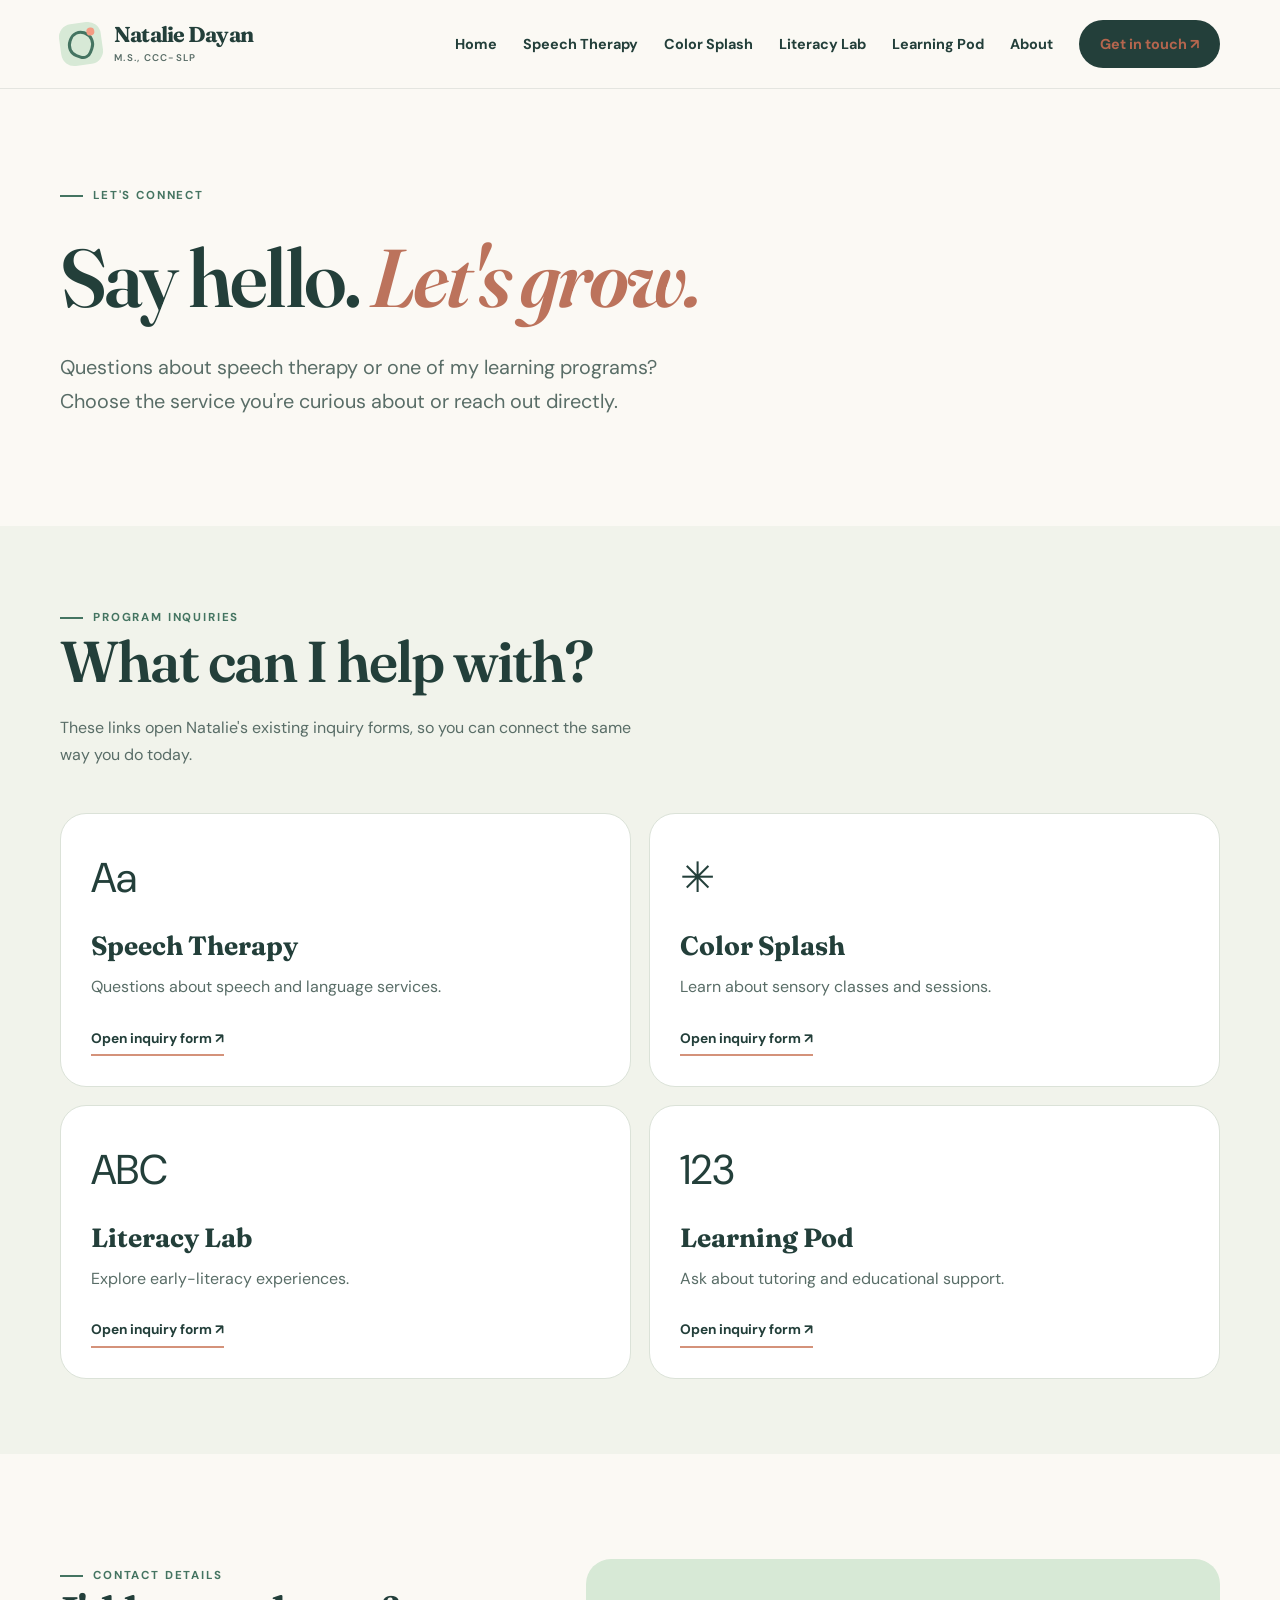
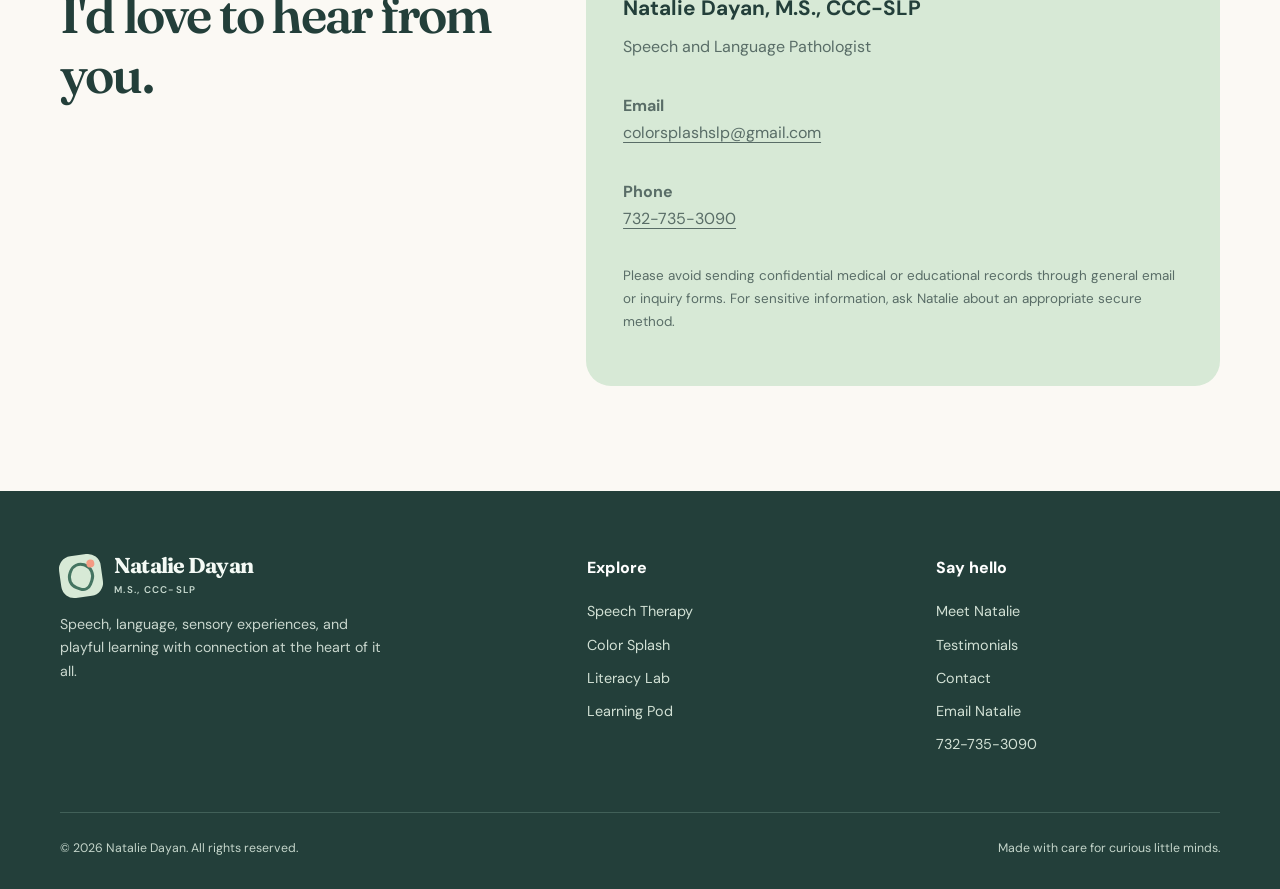
<file: contact.html>
<!doctype html>
<html lang="en"><head><meta charset="utf-8"><meta name="viewport" content="width=device-width,initial-scale=1"><meta name="theme-color" content="#fbf9f4"><meta name="description" content="Contact Natalie Dayan about speech therapy, Color Splash, Literacy Lab, or Learning Pod."><title>Contact | Natalie Dayan, M.S., CCC-SLP</title><link rel="icon" type="image/svg+xml" href="favicon.svg"><link rel="preconnect" href="https://fonts.googleapis.com"><link rel="preconnect" href="https://fonts.gstatic.com" crossorigin><link rel="stylesheet" href="styles.css"><script src="main.js" defer></script></head><body><a class="skip" href="#content">Skip to content</a><header class="site-header"><div class="shell nav-row"><a class="brand" href="index.html" aria-label="Natalie Dayan home"><span class="brand-mark" aria-hidden="true"></span><span class="brand-name">Natalie Dayan<span class="brand-sub">M.S., CCC-SLP</span></span></a><button class="menu-toggle" type="button" aria-expanded="false" aria-controls="primary-nav" aria-label="Open navigation"><span></span></button><nav class="site-nav" id="primary-nav" aria-label="Primary navigation"><a href="index.html">Home</a><a href="speech-therapy.html">Speech Therapy</a><a href="color-splash.html">Color Splash</a><a href="literacy-lab.html">Literacy Lab</a><a href="learning-pod.html">Learning Pod</a><a href="about.html">About</a><a class="nav-cta" href="contact.html" aria-current="page">Get in touch ↗</a></nav></div></header><main id="content"><section class="page-hero"><div class="shell"><span class="eyebrow">Let's connect</span><h1>Say hello. <span class="highlight">Let's grow.</span></h1><p class="lead" style="max-width:670px;margin-top:23px">Questions about speech therapy or one of my learning programs? Choose the service you're curious about or reach out directly.</p></div></section><section class="section-sm soft-area"><div class="shell"><div class="section-heading"><span class="eyebrow">Program inquiries</span><h2>What can I help with?</h2><p>These links open Natalie's existing inquiry forms, so you can connect the same way you do today.</p></div><div class="contact-grid"><a class="contact-option reveal" href="https://forms.gle/E625t52Hch6qAChX7" target="_blank" rel="noopener noreferrer"><span class="small-icon" aria-hidden="true">Aa</span><h3>Speech Therapy</h3><p>Questions about speech and language services.</p><span class="text-link">Open inquiry form ↗</span></a><a class="contact-option reveal" href="https://forms.gle/y2kcSDisYCBVd9jj9" target="_blank" rel="noopener noreferrer"><span class="small-icon" aria-hidden="true">✳</span><h3>Color Splash</h3><p>Learn about sensory classes and sessions.</p><span class="text-link">Open inquiry form ↗</span></a><a class="contact-option reveal" href="https://forms.gle/eucHrVZAk474KQvR9" target="_blank" rel="noopener noreferrer"><span class="small-icon" aria-hidden="true">ABC</span><h3>Literacy Lab</h3><p>Explore early-literacy experiences.</p><span class="text-link">Open inquiry form ↗</span></a><a class="contact-option reveal" href="https://forms.gle/Vz11CaGt7hUZHimb6" target="_blank" rel="noopener noreferrer"><span class="small-icon" aria-hidden="true">123</span><h3>Learning Pod</h3><p>Ask about tutoring and educational support.</p><span class="text-link">Open inquiry form ↗</span></a></div></div></section><section class="section"><div class="shell prose-grid"><div><span class="eyebrow">Contact details</span><h2>I'd love to hear from you.</h2></div><div class="contact-details"><h3>Natalie Dayan, M.S., CCC-SLP</h3><p>Speech and Language Pathologist</p><p><strong>Email</strong><br><a href="mailto:colorsplashslp@gmail.com">colorsplashslp@gmail.com</a></p><p><strong>Phone</strong><br><a href="tel:+17327353090">732-735-3090</a></p><p class="note">Please avoid sending confidential medical or educational records through general email or inquiry forms. For sensitive information, ask Natalie about an appropriate secure method.</p></div></div></section></main><footer class="site-footer"><div class="shell"><div class="footer-top"><div><a class="brand" href="index.html"><span class="brand-mark" aria-hidden="true"></span><span class="brand-name">Natalie Dayan<span class="brand-sub">M.S., CCC-SLP</span></span></a><p>Speech, language, sensory experiences, and playful learning with connection at the heart of it all.</p></div><div><div class="footer-title">Explore</div><nav class="footer-links" aria-label="Footer programs"><a href="speech-therapy.html">Speech Therapy</a><a href="color-splash.html">Color Splash</a><a href="literacy-lab.html">Literacy Lab</a><a href="learning-pod.html">Learning Pod</a></nav></div><div><div class="footer-title">Say hello</div><nav class="footer-links" aria-label="Footer information"><a href="about.html">Meet Natalie</a><a href="testimonials.html">Testimonials</a><a href="contact.html">Contact</a><a href="mailto:colorsplashslp@gmail.com">Email Natalie</a><a href="tel:+17327353090">732-735-3090</a></nav></div></div><div class="footer-bottom"><span>© <span data-year>2026</span> Natalie Dayan. All rights reserved.</span><span>Made with care for curious little minds.</span></div></div></footer></body></html>
</file>
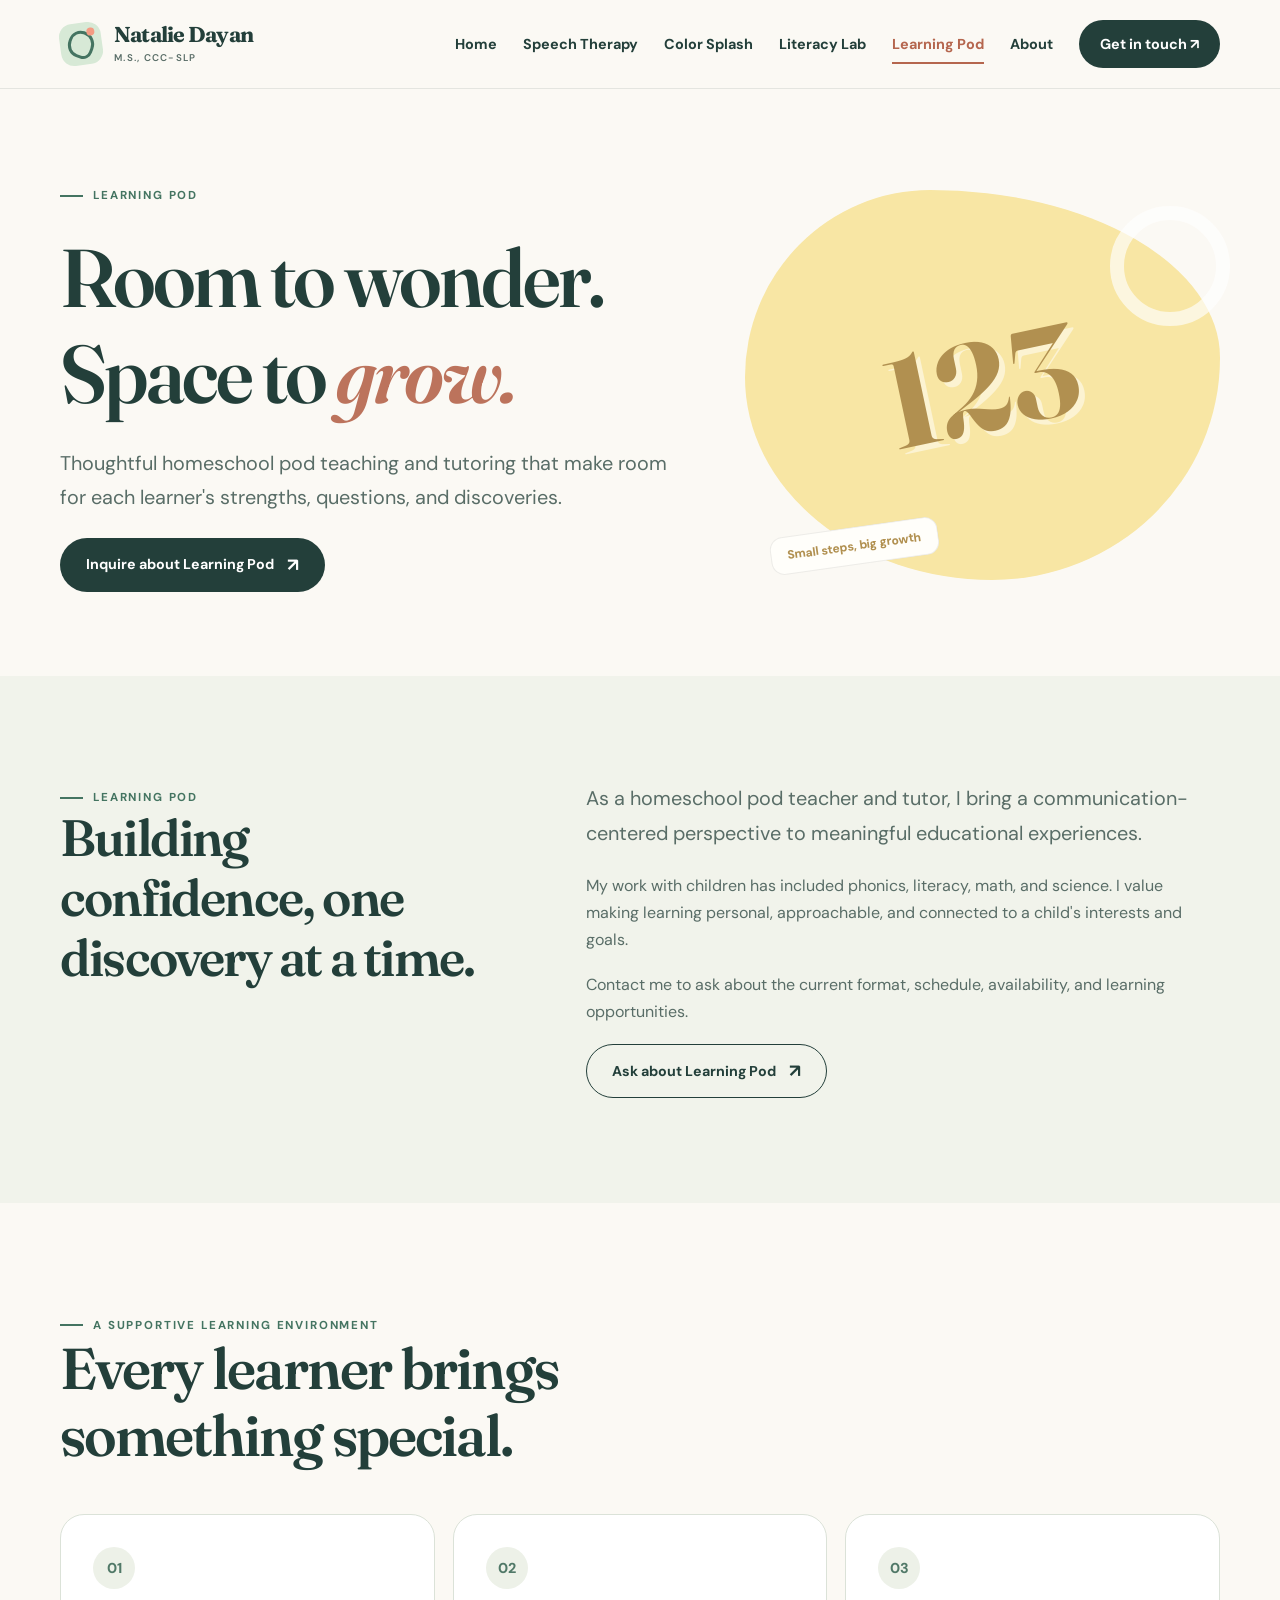
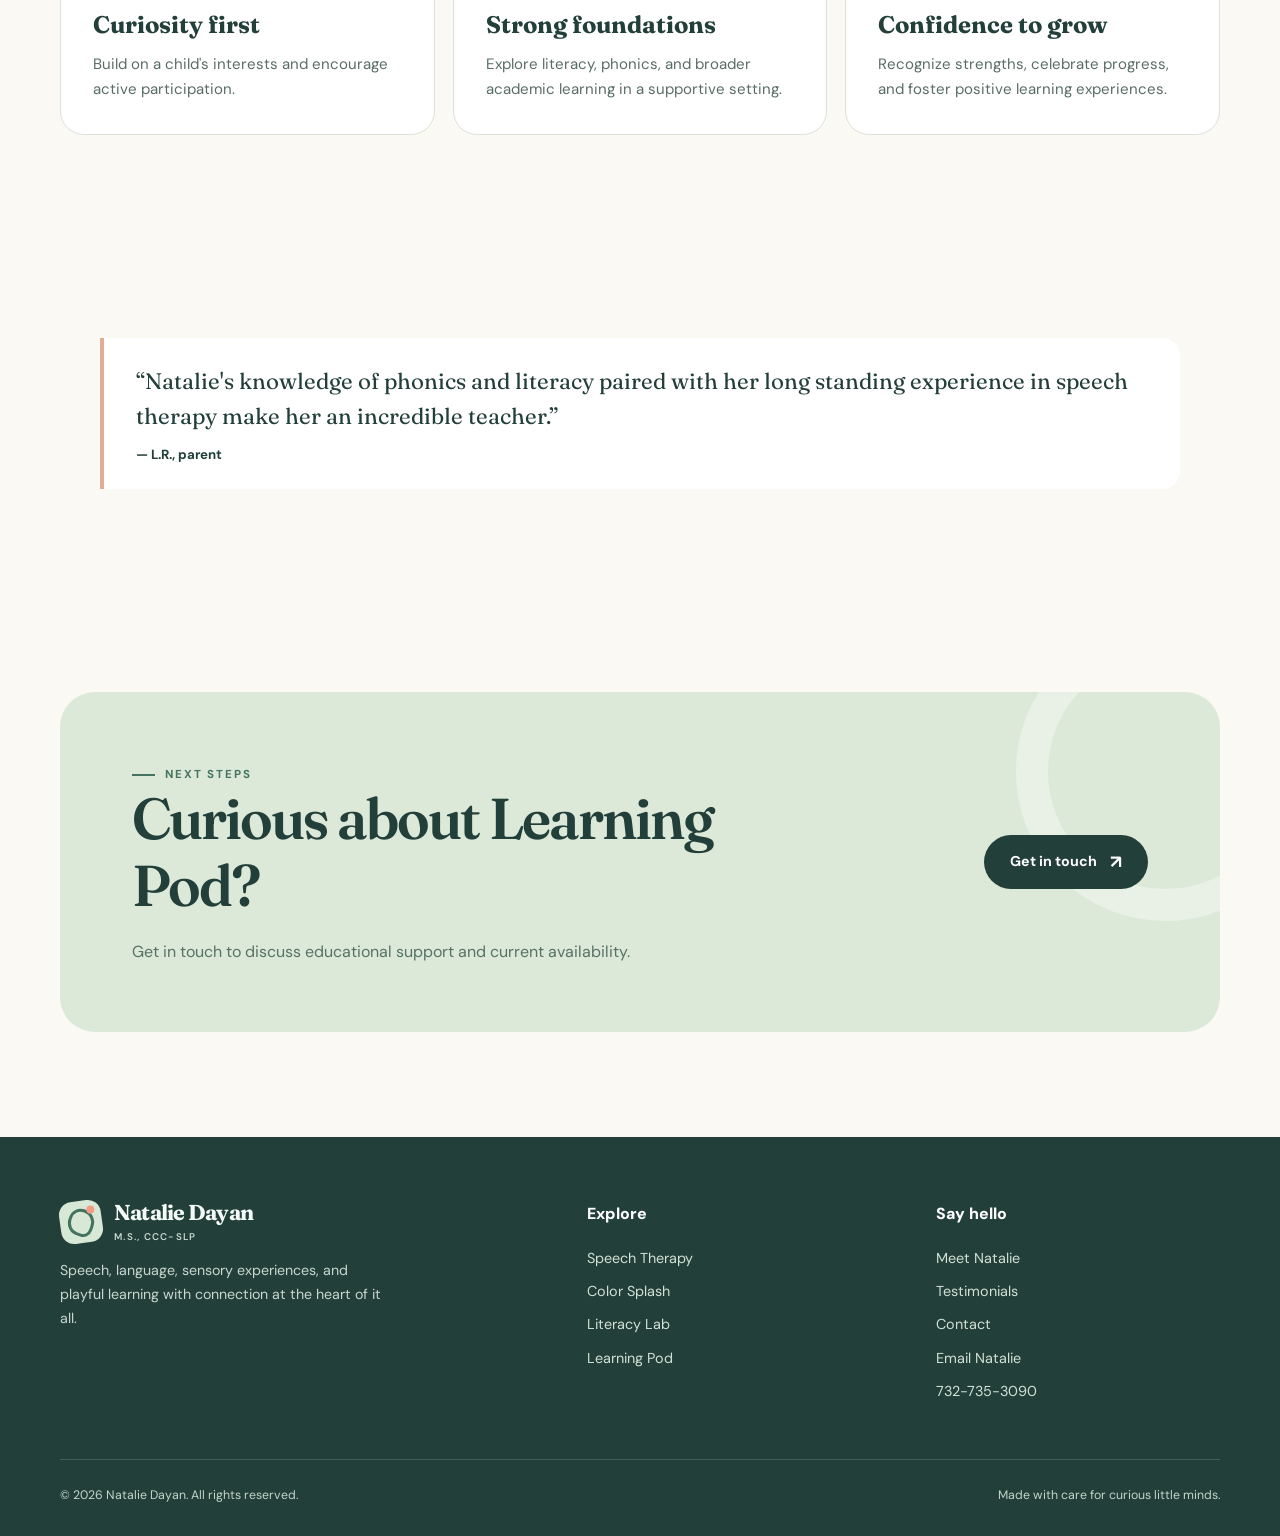
<file: learning-pod.html>
<!doctype html>
<html lang="en"><head><meta charset="utf-8"><meta name="viewport" content="width=device-width,initial-scale=1"><meta name="theme-color" content="#fbf9f4"><meta name="description" content="Learning Pod tutoring and individualized educational support with Natalie Dayan."><title>Learning Pod | Natalie Dayan, M.S., CCC-SLP</title><link rel="icon" type="image/svg+xml" href="favicon.svg"><link rel="preconnect" href="https://fonts.googleapis.com"><link rel="preconnect" href="https://fonts.gstatic.com" crossorigin><link rel="stylesheet" href="styles.css"><script src="main.js" defer></script></head><body><a class="skip" href="#content">Skip to content</a><header class="site-header"><div class="shell nav-row"><a class="brand" href="index.html" aria-label="Natalie Dayan home"><span class="brand-mark" aria-hidden="true"></span><span class="brand-name">Natalie Dayan<span class="brand-sub">M.S., CCC-SLP</span></span></a><button class="menu-toggle" type="button" aria-expanded="false" aria-controls="primary-nav" aria-label="Open navigation"><span></span></button><nav class="site-nav" id="primary-nav" aria-label="Primary navigation"><a href="index.html">Home</a><a href="speech-therapy.html">Speech Therapy</a><a href="color-splash.html">Color Splash</a><a href="literacy-lab.html">Literacy Lab</a><a href="learning-pod.html" aria-current="page">Learning Pod</a><a href="about.html">About</a><a class="nav-cta" href="contact.html">Get in touch ↗</a></nav></div></header><main id="content"><section class="page-hero"><div class="shell page-hero-grid"><div><span class="eyebrow">Learning Pod</span><h1>Room to wonder. Space to <span class='highlight'>grow.</span></h1><p class="lead">Thoughtful homeschool pod teaching and tutoring that make room for each learner's strengths, questions, and discoveries.</p><div class="button-row"><a class="btn btn-primary" href="https://forms.gle/Vz11CaGt7hUZHimb6" target="_blank" rel="noopener noreferrer">Inquire about Learning Pod <span class="arrow" aria-hidden="true">↗</span></a></div></div><div class="page-art yellow" aria-hidden="true"><span class="orb"></span><span class="central">123</span><span class="mini">Small steps, big growth</span></div></div></section><section class="section soft-area"><div class="shell prose-grid"><div><span class="eyebrow">Learning Pod</span><h2>Building confidence, one discovery at a time.</h2></div><div><p class="lead">As a homeschool pod teacher and tutor, I bring a communication-centered perspective to meaningful educational experiences.</p><p>My work with children has included phonics, literacy, math, and science. I value making learning personal, approachable, and connected to a child's interests and goals.</p><p>Contact me to ask about the current format, schedule, availability, and learning opportunities.</p><a class="btn btn-outline" href="https://forms.gle/Vz11CaGt7hUZHimb6" target="_blank" rel="noopener noreferrer">Ask about Learning Pod <span class="arrow" aria-hidden="true">↗</span></a></div></div></section><section class="section"><div class="shell"><div class="section-heading"><span class="eyebrow">A supportive learning environment</span><h2>Every learner brings something special.</h2></div><div class="info-grid"><article class="info-card reveal"><span class="num">01</span><h3>Curiosity first</h3><p>Build on a child's interests and encourage active participation.</p></article><article class="info-card reveal"><span class="num">02</span><h3>Strong foundations</h3><p>Explore literacy, phonics, and broader academic learning in a supportive setting.</p></article><article class="info-card reveal"><span class="num">03</span><h3>Confidence to grow</h3><p>Recognize strengths, celebrate progress, and foster positive learning experiences.</p></article></div></div></section><section class="section-sm"><div class="shell"><blockquote class="long-quote">“Natalie's knowledge of phonics and literacy paired with her long standing experience in speech therapy make her an incredible teacher.” <small style="display:block;margin-top:13px;font:700 .83rem 'DM Sans',sans-serif">— L.R., parent</small></blockquote></div></section><section class="section"><div class="shell"><div class="cta-panel reveal"><div><span class="eyebrow">Next steps</span><h2>Curious about Learning Pod?</h2><p>Get in touch to discuss educational support and current availability.</p></div><a class="btn btn-primary" href="contact.html">Get in touch <span class="arrow" aria-hidden="true">↗</span></a></div></div></section></main><footer class="site-footer"><div class="shell"><div class="footer-top"><div><a class="brand" href="index.html"><span class="brand-mark" aria-hidden="true"></span><span class="brand-name">Natalie Dayan<span class="brand-sub">M.S., CCC-SLP</span></span></a><p>Speech, language, sensory experiences, and playful learning with connection at the heart of it all.</p></div><div><div class="footer-title">Explore</div><nav class="footer-links" aria-label="Footer programs"><a href="speech-therapy.html">Speech Therapy</a><a href="color-splash.html">Color Splash</a><a href="literacy-lab.html">Literacy Lab</a><a href="learning-pod.html">Learning Pod</a></nav></div><div><div class="footer-title">Say hello</div><nav class="footer-links" aria-label="Footer information"><a href="about.html">Meet Natalie</a><a href="testimonials.html">Testimonials</a><a href="contact.html">Contact</a><a href="mailto:colorsplashslp@gmail.com">Email Natalie</a><a href="tel:+17327353090">732-735-3090</a></nav></div></div><div class="footer-bottom"><span>© <span data-year>2026</span> Natalie Dayan. All rights reserved.</span><span>Made with care for curious little minds.</span></div></div></footer></body></html>
</file>
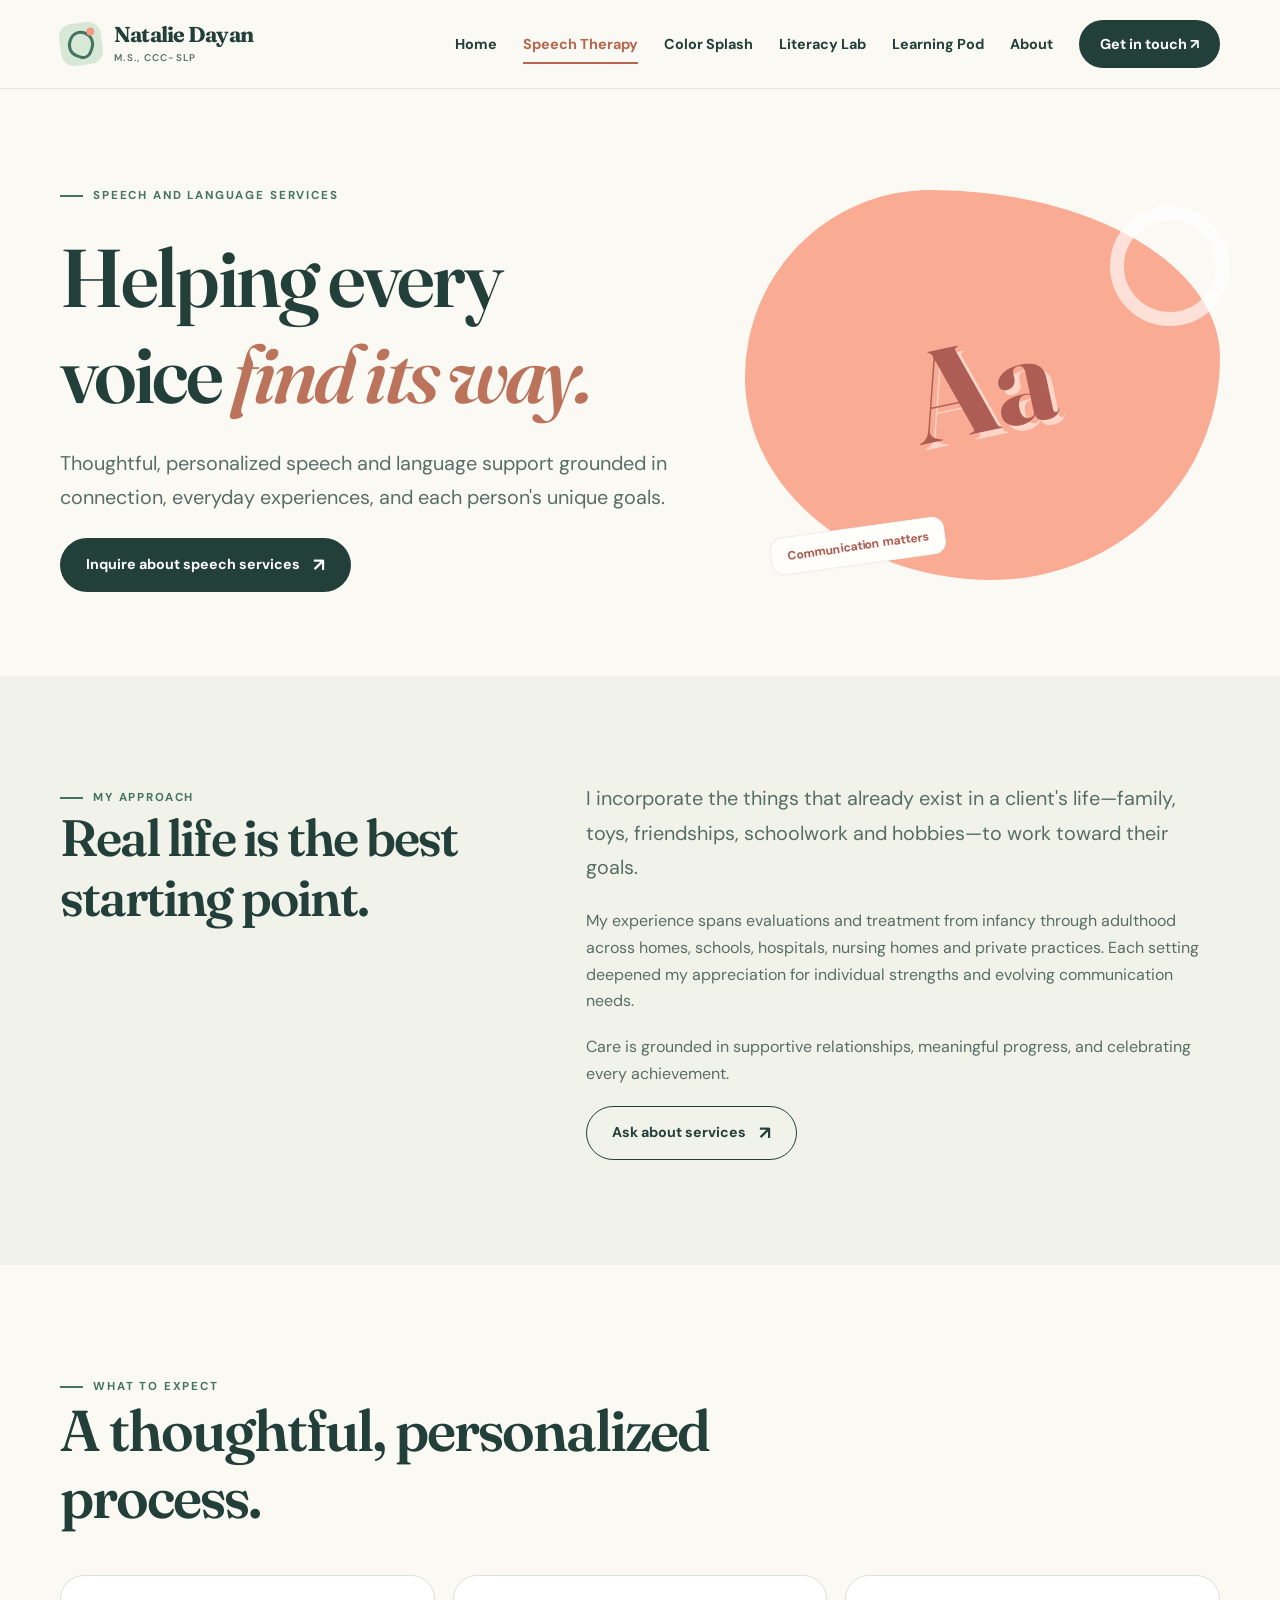
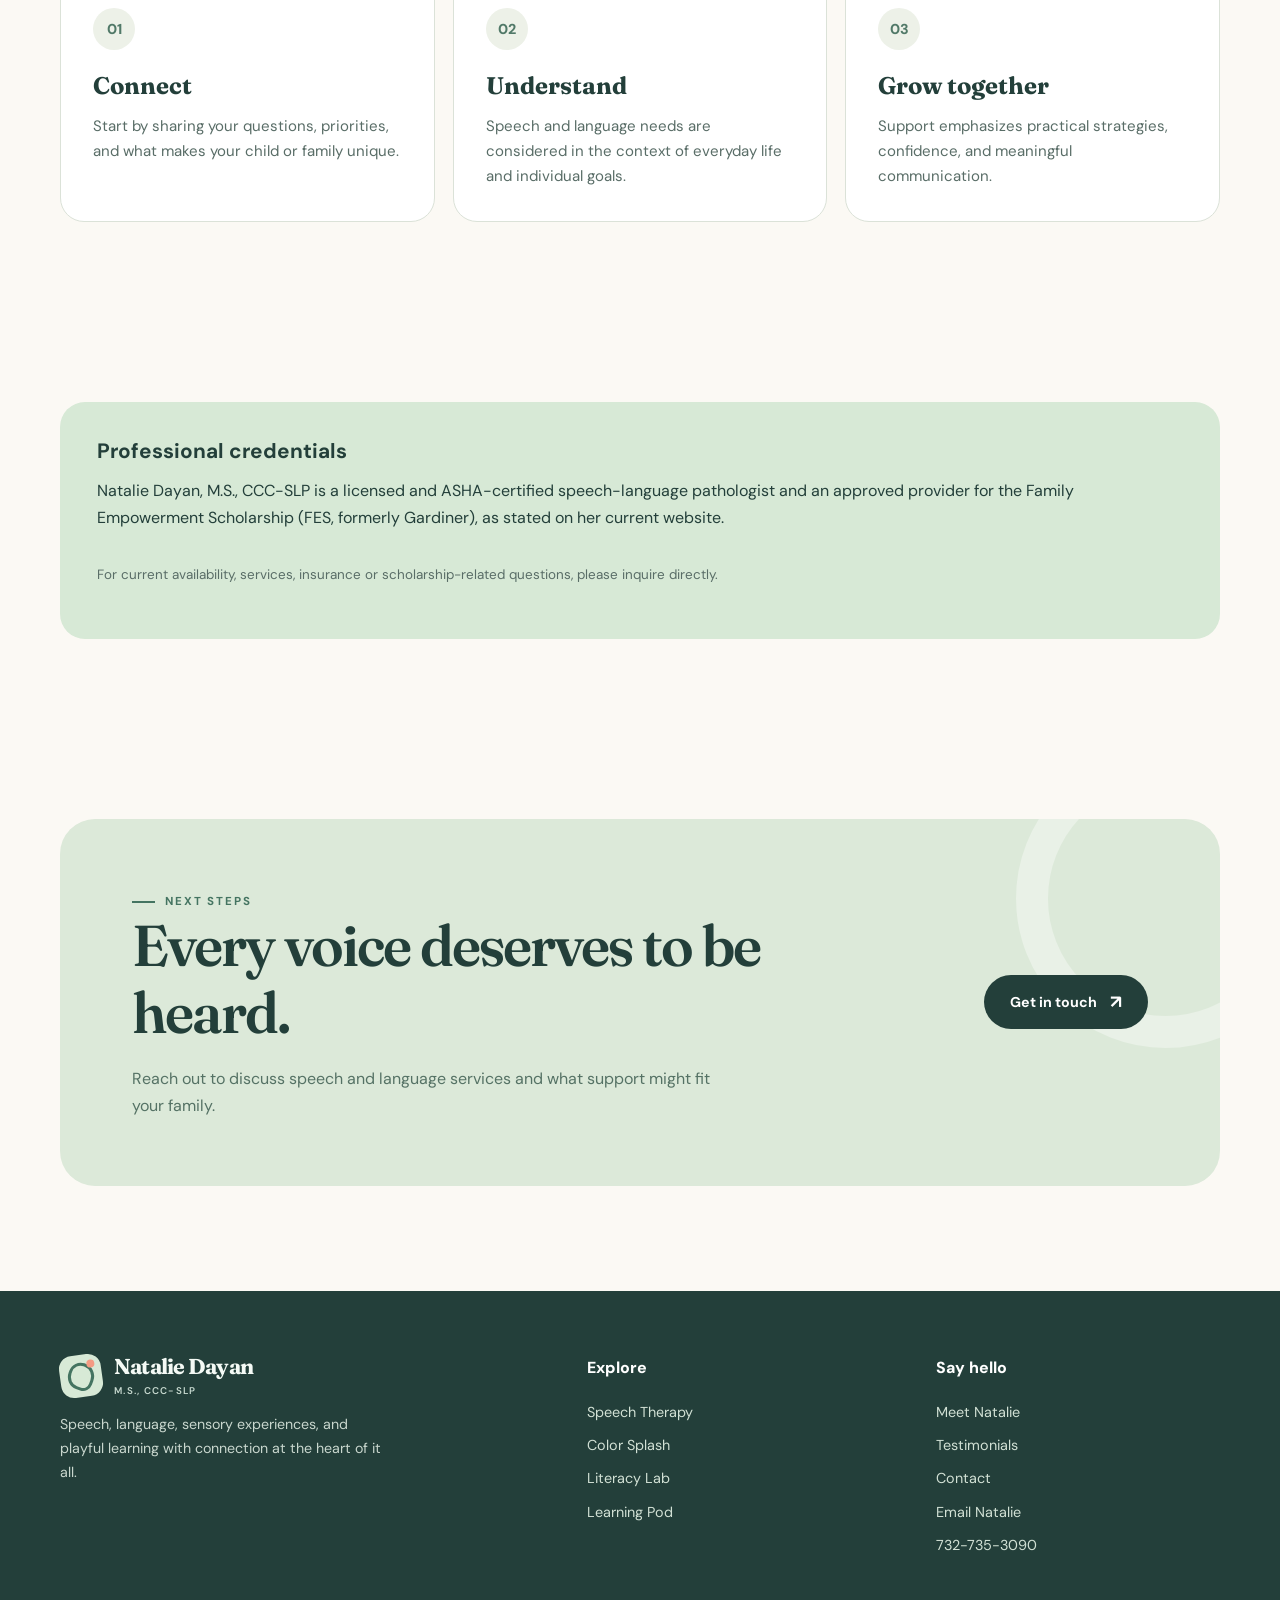
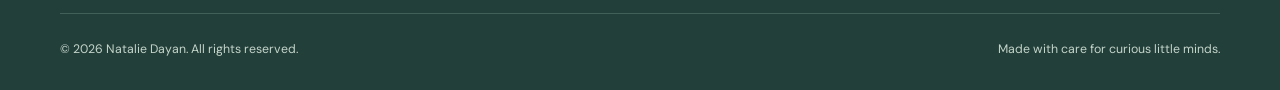
<file: speech-therapy.html>
<!doctype html>
<html lang="en"><head><meta charset="utf-8"><meta name="viewport" content="width=device-width,initial-scale=1"><meta name="theme-color" content="#fbf9f4"><meta name="description" content="Individualized speech and language services with Natalie Dayan, M.S., CCC-SLP."><title>Speech Therapy | Natalie Dayan, M.S., CCC-SLP</title><link rel="icon" type="image/svg+xml" href="favicon.svg"><link rel="preconnect" href="https://fonts.googleapis.com"><link rel="preconnect" href="https://fonts.gstatic.com" crossorigin><link rel="stylesheet" href="styles.css"><script src="main.js" defer></script></head><body><a class="skip" href="#content">Skip to content</a><header class="site-header"><div class="shell nav-row"><a class="brand" href="index.html" aria-label="Natalie Dayan home"><span class="brand-mark" aria-hidden="true"></span><span class="brand-name">Natalie Dayan<span class="brand-sub">M.S., CCC-SLP</span></span></a><button class="menu-toggle" type="button" aria-expanded="false" aria-controls="primary-nav" aria-label="Open navigation"><span></span></button><nav class="site-nav" id="primary-nav" aria-label="Primary navigation"><a href="index.html">Home</a><a href="speech-therapy.html" aria-current="page">Speech Therapy</a><a href="color-splash.html">Color Splash</a><a href="literacy-lab.html">Literacy Lab</a><a href="learning-pod.html">Learning Pod</a><a href="about.html">About</a><a class="nav-cta" href="contact.html">Get in touch ↗</a></nav></div></header><main id="content"><section class="page-hero"><div class="shell page-hero-grid"><div><span class="eyebrow">Speech and language services</span><h1>Helping every voice <span class='highlight'>find its way.</span></h1><p class="lead">Thoughtful, personalized speech and language support grounded in connection, everyday experiences, and each person's unique goals.</p><div class="button-row"><a class="btn btn-primary" href="https://forms.gle/E625t52Hch6qAChX7" target="_blank" rel="noopener noreferrer">Inquire about speech services <span class="arrow" aria-hidden="true">↗</span></a></div></div><div class="page-art peach" aria-hidden="true"><span class="orb"></span><span class="central">Aa</span><span class="mini">Communication matters</span></div></div></section><section class="section soft-area"><div class="shell prose-grid"><div><span class="eyebrow">My approach</span><h2>Real life is the best starting point.</h2></div><div><p class="lead">I incorporate the things that already exist in a client's life—family, toys, friendships, schoolwork and hobbies—to work toward their goals.</p><p>My experience spans evaluations and treatment from infancy through adulthood across homes, schools, hospitals, nursing homes and private practices. Each setting deepened my appreciation for individual strengths and evolving communication needs.</p><p>Care is grounded in supportive relationships, meaningful progress, and celebrating every achievement.</p><a class="btn btn-outline" href="https://forms.gle/E625t52Hch6qAChX7" target="_blank" rel="noopener noreferrer">Ask about services <span class="arrow" aria-hidden="true">↗</span></a></div></div></section><section class="section"><div class="shell"><div class="section-heading"><span class="eyebrow">What to expect</span><h2>A thoughtful, personalized process.</h2></div><div class="info-grid"><article class="info-card reveal"><span class="num">01</span><h3>Connect</h3><p>Start by sharing your questions, priorities, and what makes your child or family unique.</p></article><article class="info-card reveal"><span class="num">02</span><h3>Understand</h3><p>Speech and language needs are considered in the context of everyday life and individual goals.</p></article><article class="info-card reveal"><span class="num">03</span><h3>Grow together</h3><p>Support emphasizes practical strategies, confidence, and meaningful communication.</p></article></div></div></section><section class="section-sm"><div class="shell"><div class="contact-details"><h3>Professional credentials</h3><p>Natalie Dayan, M.S., CCC-SLP is a licensed and ASHA-certified speech-language pathologist and an approved provider for the Family Empowerment Scholarship (FES, formerly Gardiner), as stated on her current website.</p><p class="note">For current availability, services, insurance or scholarship-related questions, please inquire directly.</p></div></div></section><section class="section"><div class="shell"><div class="cta-panel reveal"><div><span class="eyebrow">Next steps</span><h2>Every voice deserves to be heard.</h2><p>Reach out to discuss speech and language services and what support might fit your family.</p></div><a class="btn btn-primary" href="contact.html">Get in touch <span class="arrow" aria-hidden="true">↗</span></a></div></div></section></main><footer class="site-footer"><div class="shell"><div class="footer-top"><div><a class="brand" href="index.html"><span class="brand-mark" aria-hidden="true"></span><span class="brand-name">Natalie Dayan<span class="brand-sub">M.S., CCC-SLP</span></span></a><p>Speech, language, sensory experiences, and playful learning with connection at the heart of it all.</p></div><div><div class="footer-title">Explore</div><nav class="footer-links" aria-label="Footer programs"><a href="speech-therapy.html">Speech Therapy</a><a href="color-splash.html">Color Splash</a><a href="literacy-lab.html">Literacy Lab</a><a href="learning-pod.html">Learning Pod</a></nav></div><div><div class="footer-title">Say hello</div><nav class="footer-links" aria-label="Footer information"><a href="about.html">Meet Natalie</a><a href="testimonials.html">Testimonials</a><a href="contact.html">Contact</a><a href="mailto:colorsplashslp@gmail.com">Email Natalie</a><a href="tel:+17327353090">732-735-3090</a></nav></div></div><div class="footer-bottom"><span>© <span data-year>2026</span> Natalie Dayan. All rights reserved.</span><span>Made with care for curious little minds.</span></div></div></footer></body></html>
</file>
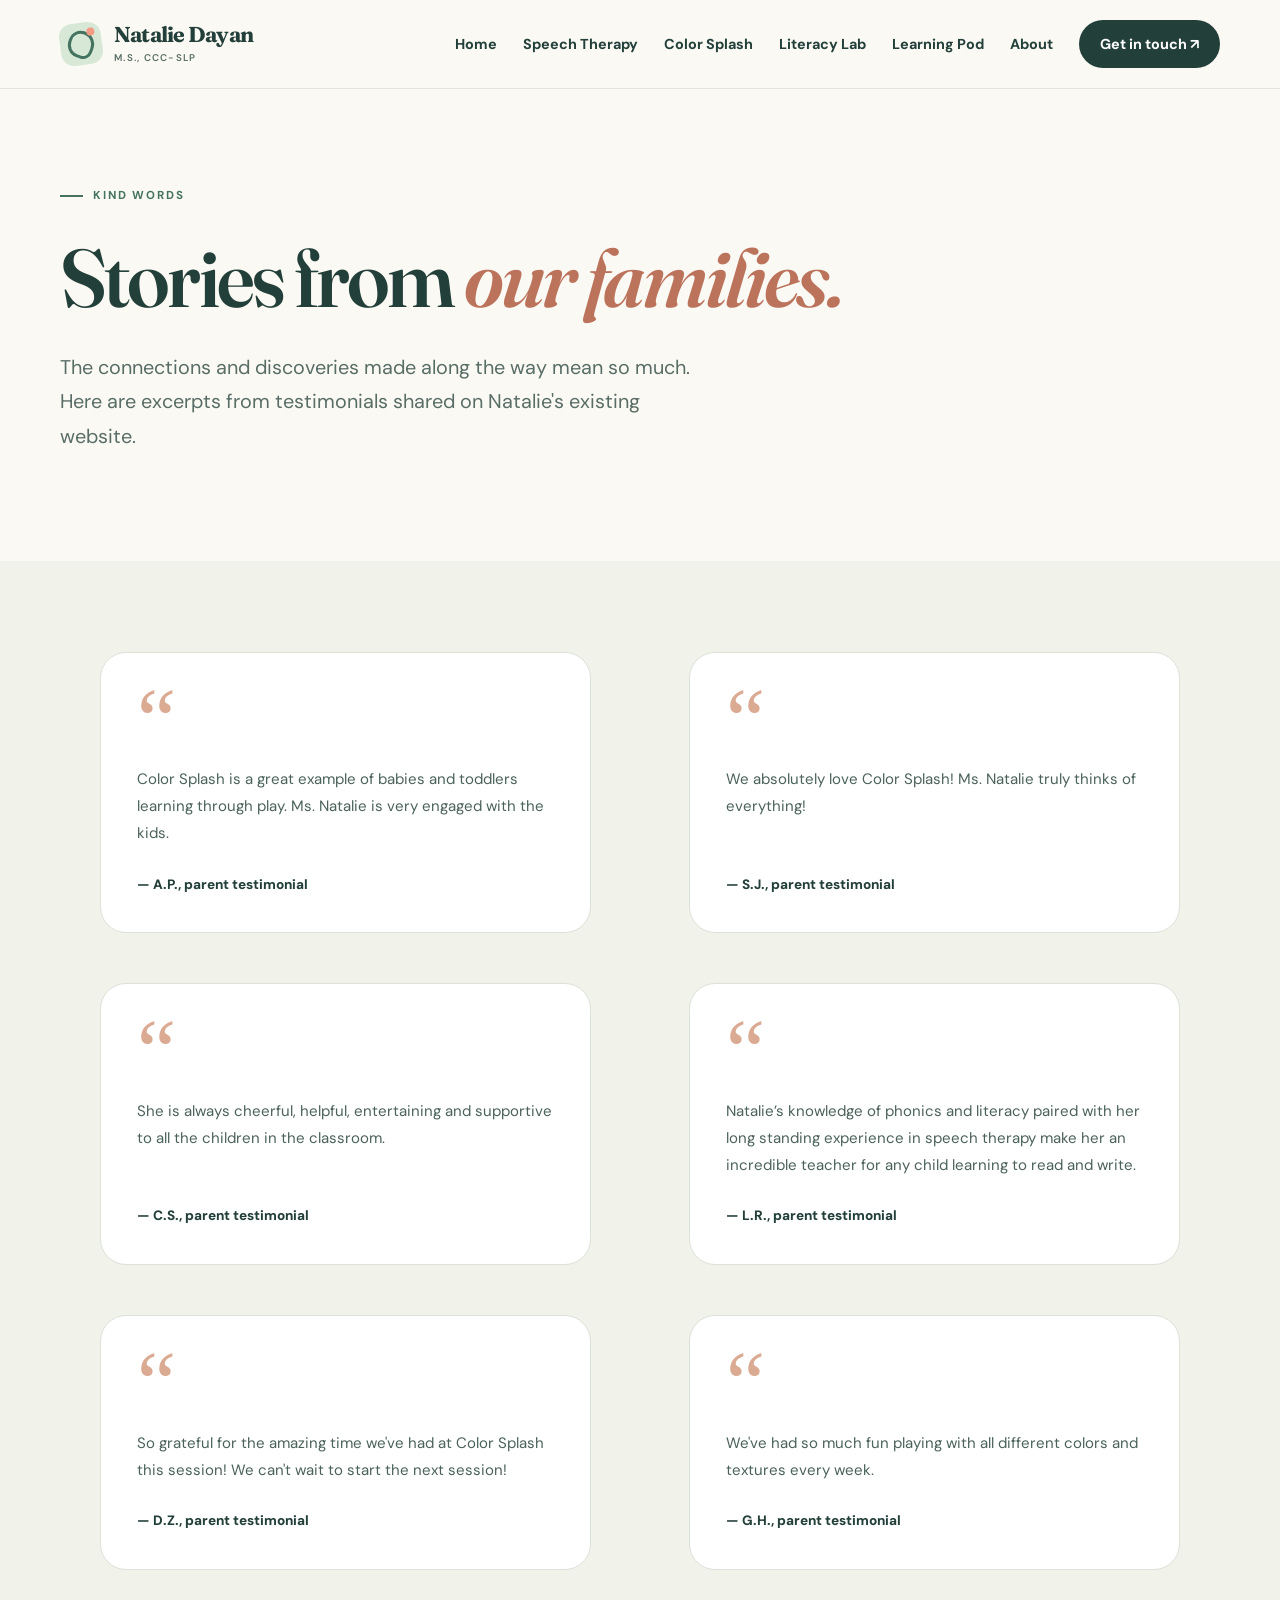
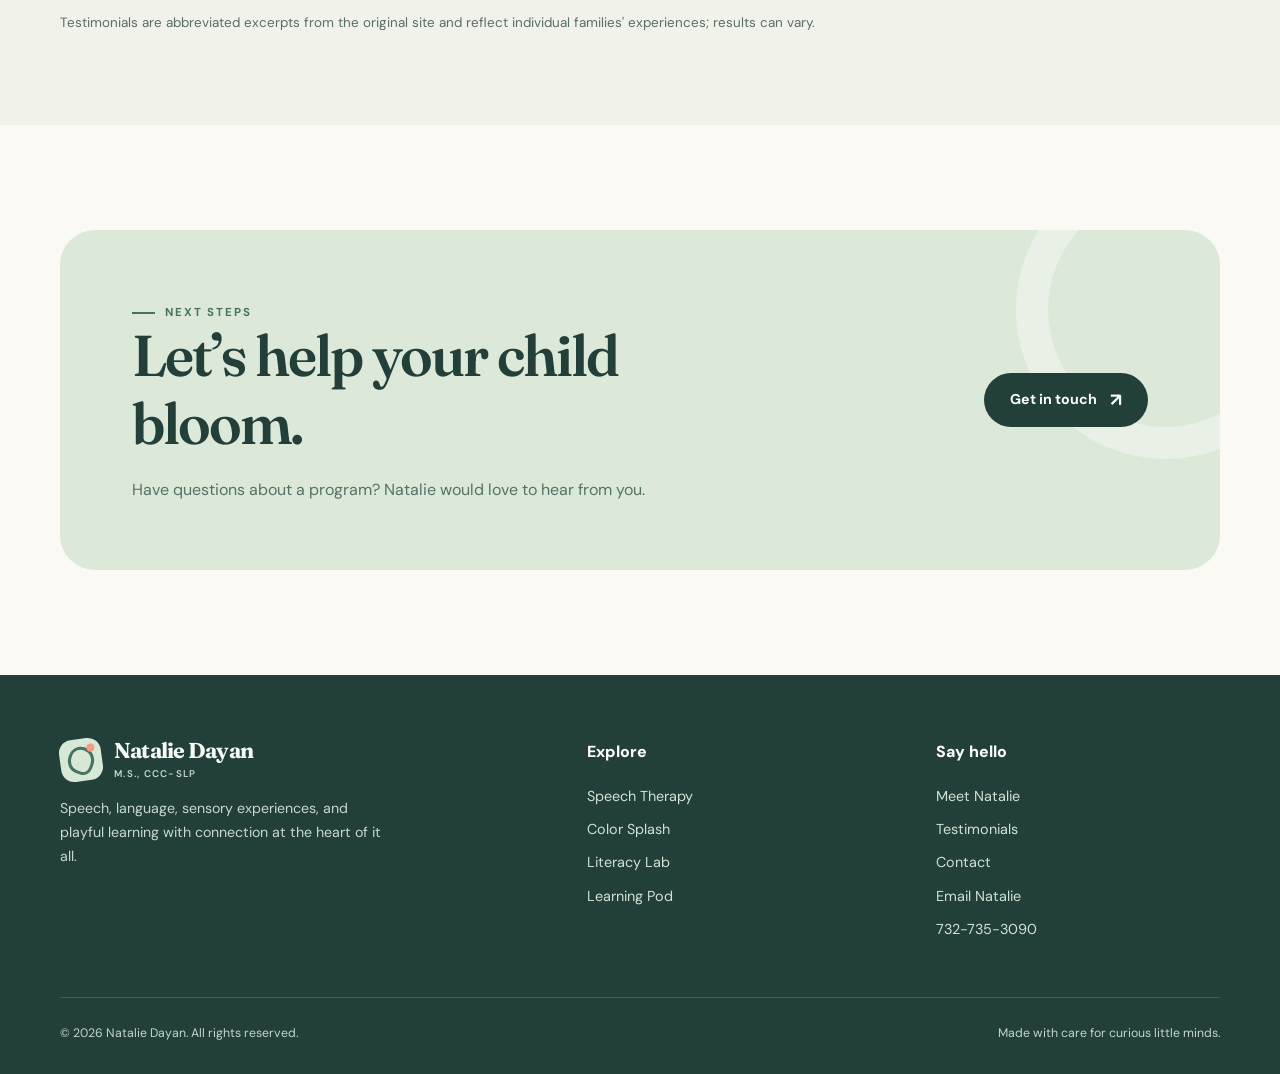
<file: testimonials.html>
<!doctype html>
<html lang="en"><head><meta charset="utf-8"><meta name="viewport" content="width=device-width,initial-scale=1"><meta name="theme-color" content="#fbf9f4"><meta name="description" content="Read family testimonials about Color Splash, speech therapy, and learning programs with Natalie Dayan."><title>Testimonials | Natalie Dayan, M.S., CCC-SLP</title><link rel="icon" type="image/svg+xml" href="favicon.svg"><link rel="preconnect" href="https://fonts.googleapis.com"><link rel="preconnect" href="https://fonts.gstatic.com" crossorigin><link rel="stylesheet" href="styles.css"><script src="main.js" defer></script></head><body><a class="skip" href="#content">Skip to content</a><header class="site-header"><div class="shell nav-row"><a class="brand" href="index.html" aria-label="Natalie Dayan home"><span class="brand-mark" aria-hidden="true"></span><span class="brand-name">Natalie Dayan<span class="brand-sub">M.S., CCC-SLP</span></span></a><button class="menu-toggle" type="button" aria-expanded="false" aria-controls="primary-nav" aria-label="Open navigation"><span></span></button><nav class="site-nav" id="primary-nav" aria-label="Primary navigation"><a href="index.html">Home</a><a href="speech-therapy.html">Speech Therapy</a><a href="color-splash.html">Color Splash</a><a href="literacy-lab.html">Literacy Lab</a><a href="learning-pod.html">Learning Pod</a><a href="about.html">About</a><a class="nav-cta" href="contact.html">Get in touch ↗</a></nav></div></header><main id="content"><section class="page-hero"><div class="shell"><span class="eyebrow">Kind words</span><h1>Stories from <span class="highlight">our families.</span></h1><p class="lead" style="max-width:650px;margin-top:20px">The connections and discoveries made along the way mean so much. Here are excerpts from testimonials shared on Natalie's existing website.</p></div></section><section class="section-sm soft-area"><div class="shell"><div class="full-quotes"><blockquote class="quote reveal"><p>Color Splash is a great example of babies and toddlers learning through play. Ms. Natalie is very engaged with the kids.</p><footer>— A.P., parent testimonial</footer></blockquote><blockquote class="quote reveal"><p>We absolutely love Color Splash! Ms. Natalie truly thinks of everything!</p><footer>— S.J., parent testimonial</footer></blockquote><blockquote class="quote reveal"><p>She is always cheerful, helpful, entertaining and supportive to all the children in the classroom.</p><footer>— C.S., parent testimonial</footer></blockquote><blockquote class="quote reveal"><p>Natalie’s knowledge of phonics and literacy paired with her long standing experience in speech therapy make her an incredible teacher for any child learning to read and write.</p><footer>— L.R., parent testimonial</footer></blockquote><blockquote class="quote reveal"><p>So grateful for the amazing time we've had at Color Splash this session! We can't wait to start the next session!</p><footer>— D.Z., parent testimonial</footer></blockquote><blockquote class="quote reveal"><p>We've had so much fun playing with all different colors and textures every week.</p><footer>— G.H., parent testimonial</footer></blockquote></div><p class="note" style="margin-top:26px">Testimonials are abbreviated excerpts from the original site and reflect individual families' experiences; results can vary.</p></div></section><section class="section"><div class="shell"><div class="cta-panel reveal"><div><span class="eyebrow">Next steps</span><h2>Let’s help your child bloom.</h2><p>Have questions about a program? Natalie would love to hear from you.</p></div><a class="btn btn-primary" href="contact.html">Get in touch <span class="arrow" aria-hidden="true">↗</span></a></div></div></section></main><footer class="site-footer"><div class="shell"><div class="footer-top"><div><a class="brand" href="index.html"><span class="brand-mark" aria-hidden="true"></span><span class="brand-name">Natalie Dayan<span class="brand-sub">M.S., CCC-SLP</span></span></a><p>Speech, language, sensory experiences, and playful learning with connection at the heart of it all.</p></div><div><div class="footer-title">Explore</div><nav class="footer-links" aria-label="Footer programs"><a href="speech-therapy.html">Speech Therapy</a><a href="color-splash.html">Color Splash</a><a href="literacy-lab.html">Literacy Lab</a><a href="learning-pod.html">Learning Pod</a></nav></div><div><div class="footer-title">Say hello</div><nav class="footer-links" aria-label="Footer information"><a href="about.html">Meet Natalie</a><a href="testimonials.html">Testimonials</a><a href="contact.html">Contact</a><a href="mailto:colorsplashslp@gmail.com">Email Natalie</a><a href="tel:+17327353090">732-735-3090</a></nav></div></div><div class="footer-bottom"><span>© <span data-year>2026</span> Natalie Dayan. All rights reserved.</span><span>Made with care for curious little minds.</span></div></div></footer></body></html>
</file>
<file: styles.css>
@import url('https://fonts.googleapis.com/css2?family=DM+Sans:wght@400;500;600;700&family=Fraunces:opsz,wght,SOFT,WONK@9..144,500,25,1;9..144,600,25,1;9..144,700,25,1&display=swap');
:root{--ink:#233f3a;--muted:#596d67;--cream:#fbf9f4;--paper:#fffefb;--sage:#d7e9d6;--sage-deep:#447461;--coral:#faab93;--lavender:#e7def5;--butter:#f8e6a4;--blue:#cfe5eb;--border:#dbe2d8;--radius:28px;--shadow:0 16px 55px rgba(39,64,55,.08)}
*{box-sizing:border-box}html{scroll-behavior:smooth;scroll-padding-top:105px}body{margin:0;background:var(--cream);font-family:'DM Sans',Arial,sans-serif;color:var(--ink);font-size:16px;line-height:1.68;-webkit-font-smoothing:antialiased}a{color:inherit;text-decoration:none}button{font:inherit}p{margin:0 0 1.15em}h1,h2,h3,h4{margin:0;line-height:1.17}h1,h2,.serif{font-family:'Fraunces',Georgia,serif;font-weight:600;letter-spacing:-.035em}h1{font-size:clamp(3.5rem,7.1vw,6.6rem)}h2{font-size:clamp(2.45rem,4.5vw,4.15rem)}h3{font-size:1.3rem}img,svg{max-width:100%}::selection{background:#f7d0bf;color:var(--ink)}:focus-visible{outline:3px solid #c4765f;outline-offset:4px}.shell{width:min(1160px,calc(100% - 64px));margin-inline:auto}.skip{position:absolute;left:15px;top:-75px;padding:10px 18px;background:white;z-index:200}.skip:focus{top:15px}.site-header{position:sticky;z-index:100;top:0;background:rgba(251,249,244,.95);border-bottom:1px solid rgba(51,76,64,.11);backdrop-filter:blur(16px)}.nav-row{height:88px;display:flex;align-items:center;justify-content:space-between;gap:24px}.brand{display:flex;align-items:center;gap:12px;flex-shrink:0}.brand-mark{height:42px;width:42px;border-radius:13px;background:var(--sage);display:grid;place-items:center;position:relative;transform:rotate(-8deg)}.brand-mark:before{content:'';width:20px;height:21px;border:3px solid var(--sage-deep);border-radius:45% 50% 35% 48%;transform:rotate(28deg)}.brand-mark:after{content:'';position:absolute;height:8px;width:8px;background:#f49b83;border-radius:50%;right:6px;top:6px}.brand-name{font-family:'Fraunces',Georgia,serif;letter-spacing:-.035em;font-weight:700;font-size:1.35rem;line-height:1.05}.brand-sub{display:block;color:var(--muted);font:600 .61rem 'DM Sans',sans-serif;letter-spacing:.13em;text-transform:uppercase;margin-top:5px}.site-nav{display:flex;align-items:center;gap:26px}.site-nav a{font-size:.9rem;font-weight:700;position:relative;transition:color .2s}.site-nav a:not(.nav-cta):hover,.site-nav a[aria-current=page]{color:#b5664e}.site-nav a[aria-current=page]:not(.nav-cta):after{content:'';position:absolute;width:100%;height:2px;background:#b5664e;bottom:-8px;left:0}.site-nav .nav-cta{background:var(--ink);color:white;padding:12px 21px;border-radius:40px}.site-nav .nav-cta:hover{background:#375c50}.menu-toggle{display:none;background:none;border:1px solid var(--border);border-radius:12px;width:45px;height:44px;align-items:center;justify-content:center;cursor:pointer}.menu-toggle span,.menu-toggle span:before,.menu-toggle span:after{width:18px;height:2px;background:var(--ink);display:block;position:relative;transition:transform .2s}.menu-toggle span:before,.menu-toggle span:after{content:'';position:absolute;left:0}.menu-toggle span:before{top:-6px}.menu-toggle span:after{top:6px}
main{overflow:hidden}.eyebrow{font-weight:700;color:var(--sage-deep);letter-spacing:.16em;text-transform:uppercase;font-size:.72rem;display:inline-flex;align-items:center;gap:10px}.eyebrow:before{content:'';display:inline-block;width:23px;height:2px;background:currentColor}.highlight{color:#bc735c;font-style:italic}.lead{font-size:clamp(1.08rem,1.55vw,1.24rem);color:var(--muted);line-height:1.75}.section{padding:105px 0}.section-sm{padding:75px 0}.section-heading{max-width:680px;margin-bottom:44px}.section-heading p{color:var(--muted);margin-top:20px;max-width:590px}.section-heading.center{text-align:center;margin-inline:auto}.section-heading.center .eyebrow:before{display:none}.button-row{display:flex;align-items:center;flex-wrap:wrap;gap:12px}.btn{display:inline-flex;align-items:center;justify-content:center;gap:13px;min-height:54px;padding:14px 25px;border-radius:100px;font-size:.89rem;line-height:1.2;font-weight:700;transition:background .22s,transform .22s,box-shadow .22s;border:1px solid transparent}.btn:hover{transform:translateY(-3px);box-shadow:0 12px 28px rgba(38,69,55,.12)}.btn-primary{background:var(--ink);color:white}.btn-primary:hover{background:#416758}.btn-light{background:white;color:var(--ink);border-color:var(--border)}.btn-outline{border-color:var(--ink);color:var(--ink);background:transparent}.arrow{font-size:1.14rem;line-height:1}.btn-small{min-height:44px;padding:11px 18px}.text-link{font-weight:700;border-bottom:2px solid #d4927a;padding-bottom:4px;display:inline-block}.text-link:hover{color:#b66d54}
.hero{padding:90px 0 100px}.hero-grid{display:grid;grid-template-columns:1fr .97fr;align-items:center;gap:60px}.hero h1{max-width:640px;margin:26px 0 26px}.hero .lead{max-width:525px;margin-bottom:32px}.hero-facts{display:flex;flex-wrap:wrap;gap:10px;margin-top:35px}.hero-facts span{background:white;border:1px solid var(--border);border-radius:40px;padding:7px 13px;color:var(--muted);font-size:.75rem;font-weight:700}.art-stage{height:560px;position:relative;isolation:isolate}.art-bg{position:absolute;inset:27px 0 18px 36px;background:var(--sage);border-radius:49% 51% 45% 46% / 45% 37% 57% 55%;transform:rotate(-9deg)}.art-board{position:absolute;inset:85px 74px 74px 55px;background:#fffefa;border:8px solid white;box-shadow:0 25px 55px rgba(52,86,66,.15);border-radius:25px;transform:rotate(6deg);display:flex;align-items:center;justify-content:center;flex-direction:column;gap:7px}.art-board:before{content:'';position:absolute;inset:20px;border:2px dashed #e9e6d9;border-radius:13px}.art-word{font-family:'Fraunces',Georgia,serif;font-size:clamp(3.3rem,6vw,5.3rem);letter-spacing:-.07em;font-weight:700;line-height:.98;position:relative;z-index:1}.art-word:nth-child(1){color:#e58d76;transform:rotate(-5deg) translateX(-15px)}.art-word:nth-child(2){color:#55927b;transform:rotate(3deg) translateX(12px)}.art-word:nth-child(3){color:#8b78ae;transform:rotate(-3deg)}.art-star{position:absolute;width:100px;height:100px;background:var(--butter);clip-path:polygon(50% 0,62% 32%,96% 9%,75% 43%,100% 58%,66% 65%,76% 99%,49% 78%,18% 100%,28% 64%,0 51%,34% 42%,19% 9%,43% 30%);right:8px;top:1px;transform:rotate(8deg)}.art-dot{position:absolute;width:65px;height:65px;border-radius:50%;background:var(--coral);left:10px;bottom:36px}.art-ring{position:absolute;width:95px;height:95px;border:13px solid #bdadda;border-radius:50%;right:0;bottom:20px}.art-label{position:absolute;bottom:43px;right:26px;background:var(--butter);padding:16px 25px;border-radius:13px;transform:rotate(-8deg);font-size:.82rem;font-weight:800;box-shadow:var(--shadow)}.art-squiggle{position:absolute;width:120px;left:-15px;top:70px;transform:rotate(-14deg)}
.ribbon{border-top:1px solid var(--border);border-bottom:1px solid var(--border);background:#f4f3ea}.ribbon-inner{display:flex;justify-content:space-between;align-items:center;gap:20px;padding:22px 0}.ribbon span{font-size:.86rem;font-weight:700;color:#4d655d}.ribbon b{color:#d69b7d;font-size:1.25rem}
.split{display:grid;grid-template-columns:.95fr 1fr;gap:90px;align-items:center}.split p{color:var(--muted)}.blob-panel{min-height:440px;background:var(--lavender);border-radius:44% 56% 46% 54% / 45% 42% 58% 55%;display:flex;align-items:center;justify-content:center;position:relative}.blob-inner{width:67%;min-height:250px;background:#fffdf6;border-radius:23px;transform:rotate(-7deg);box-shadow:0 20px 35px rgba(63,52,92,.1);padding:34px;text-align:center;display:flex;align-items:center;flex-direction:column;justify-content:center}.blob-inner .serif{font-size:3rem;color:#9e80ae;line-height:1}.blob-inner p{font-family:'Fraunces',Georgia,serif;font-size:1.9rem;color:var(--ink);margin:15px 0 0;line-height:1.25}.blob-burst{position:absolute;top:25px;right:5px;font-size:4rem;transform:rotate(20deg);color:#d78e73}.pill-note{display:inline-flex;background:var(--sage);border-radius:50px;padding:9px 16px;margin-top:19px;font-size:.82rem;color:var(--ink);font-weight:700}
.program-grid{display:grid;grid-template-columns:repeat(4,1fr);gap:16px}.program-card{background:var(--paper);border:1px solid var(--border);border-radius:25px;overflow:hidden;transition:transform .23s,box-shadow .23s;display:flex;flex-direction:column;min-height:405px}.program-card:hover{transform:translateY(-7px);box-shadow:var(--shadow)}.program-art{height:172px;display:grid;place-items:center;overflow:hidden;position:relative}.program-art:before{content:'';position:absolute;width:180px;height:180px;border-radius:45%;transform:rotate(22deg);background:rgba(255,255,255,.37);left:-55px;top:30px}.program-art:after{content:'';position:absolute;width:95px;height:95px;border-radius:50%;background:rgba(255,255,255,.45);right:-17px;top:-16px}.program-art .art-icon{z-index:1;font-family:'Fraunces',Georgia,serif;font-size:6.7rem;font-weight:700;line-height:1;transform:rotate(-10deg)}.program-art.peach{background:#f8c2b0;color:#a65147}.program-art.mint{background:#d2e8d7;color:#478364}.program-art.lilac{background:#e4dcf4;color:#9174b5}.program-art.yellow{background:#f5e6af;color:#987a39}.program-copy{padding:25px 24px 26px;flex:1;display:flex;flex-direction:column}.program-copy .meta{color:#718079;font-size:.72rem;font-weight:800;letter-spacing:.1em;text-transform:uppercase;margin-bottom:10px}.program-copy h3{font-family:'Fraunces',Georgia,serif;font-size:1.55rem;letter-spacing:-.02em;margin-bottom:12px}.program-copy p{font-size:.88rem;color:var(--muted);line-height:1.62}.program-copy .card-link{margin-top:auto;font-size:.86rem;font-weight:800;display:flex;align-items:center;gap:8px}.card-link span{transition:transform .2s}.program-card:hover .card-link span{transform:translateX(5px)}
.feature{background:var(--ink);border-radius:35px;padding:70px;display:grid;grid-template-columns:1fr .9fr;gap:55px;align-items:center;color:#fff}.feature .eyebrow{color:#b5dbc6}.feature h2{margin:24px 0}.feature p{color:#e0e9e3}.feature .btn{margin-top:12px}.feature-art{min-height:360px;position:relative;display:flex;align-items:center;justify-content:center}.feature-art .shape-one{position:absolute;width:255px;height:255px;border-radius:37%;transform:rotate(24deg);background:#f7b59d}.feature-art .shape-two{position:absolute;width:190px;height:190px;border:24px solid #e3cff1;border-radius:50%;right:9px;top:16px}.feature-art .shape-three{position:absolute;width:100px;height:100px;background:#e9d277;border-radius:50%;left:30px;bottom:13px}.feature-art strong{font-family:'Fraunces',Georgia,serif;font-size:clamp(4rem,7vw,6.5rem);line-height:.93;text-align:center;letter-spacing:-.06em;position:relative;transform:rotate(-10deg);text-shadow:3px 5px 0 rgba(0,0,0,.12)}
.testimonials-grid{display:grid;grid-template-columns:repeat(3,1fr);gap:18px}.quote{background:white;border:1px solid var(--border);padding:36px;border-radius:26px;display:flex;flex-direction:column;min-height:325px}.quote:before{content:'“';font-family:Georgia,serif;font-size:5.5rem;line-height:.7;color:#dbaa93}.quote p{color:#4b6259;line-height:1.8;font-size:.94rem;margin:16px 0 26px}.quote footer{margin-top:auto;font-size:.85rem;font-weight:800}.cta-panel{border-radius:35px;background:#dce9d9;padding:66px 72px;display:flex;align-items:center;justify-content:space-between;gap:36px;position:relative;overflow:hidden}.cta-panel:after{content:'';border:32px solid rgba(255,255,255,.35);height:235px;width:235px;border-radius:50%;position:absolute;right:-95px;top:-70px;pointer-events:none}.cta-panel h2{max-width:660px}.cta-panel p{color:#557265;margin:20px 0 0;max-width:580px}.cta-panel .btn{white-space:nowrap;z-index:1}
.page-hero{padding:90px 0 84px}.page-hero-grid{display:grid;grid-template-columns:1fr .78fr;gap:75px;align-items:center}.page-hero h1{font-size:clamp(3.6rem,6.4vw,5.9rem);margin:24px 0}.page-hero .lead{max-width:650px}.page-art{min-height:390px;border-radius:39% 61% 48% 52% / 48% 43% 57% 52%;position:relative;display:flex;justify-content:center;align-items:center}.page-art .central{font:700 clamp(5rem,10vw,9rem)/1 'Fraunces',serif;position:relative;transform:rotate(-12deg);text-shadow:5px 6px 0 rgba(255,255,255,.5)}.page-art .orb{position:absolute;border:14px solid rgba(255,255,255,.65);border-radius:50%;width:120px;height:120px;top:16px;right:-10px}.page-art .mini{position:absolute;background:#fffefa;border:1px solid rgba(0,0,0,.07);border-radius:13px;padding:8px 16px;font-weight:800;font-size:.75rem;bottom:15px;left:25px;transform:rotate(-8deg)}.page-art.peach{background:var(--coral);color:#ad5d53}.page-art.lilac{background:var(--lavender);color:#9073b2}.page-art.mint{background:var(--sage);color:#569679}.page-art.yellow{background:var(--butter);color:#b19050}.page-art.blue{background:var(--blue);color:#628d9d}.page-art.about-art{background:var(--lavender);color:#9378ad}
.prose-grid{display:grid;grid-template-columns:.68fr 1fr;gap:95px}.prose-grid h2{font-size:clamp(2.5rem,4vw,3.6rem)}.prose-grid p{color:var(--muted)}.info-grid{display:grid;grid-template-columns:repeat(3,1fr);gap:18px}.info-card{border:1px solid var(--border);background:white;padding:32px;border-radius:24px}.info-card .num{display:inline-grid;place-items:center;background:#edf1e8;width:42px;height:42px;border-radius:50%;font-size:.9rem;font-weight:800;color:#517968;margin-bottom:22px}.info-card h3{font-family:'Fraunces',Georgia,serif;font-size:1.5rem;margin-bottom:13px}.info-card p{font-size:.94rem;color:var(--muted);margin:0}.soft-area{background:#f1f3eb}.soft-area.lilac{background:#f3f0f7}.soft-area.peach{background:#fcf0e9}.long-quote{background:white;border-left:4px solid #e1ac92;border-radius:0 18px 18px 0;padding:26px 32px;font-family:'Fraunces',Georgia,serif;font-size:1.4rem;line-height:1.55}.bullet-pills{display:flex;gap:10px;flex-wrap:wrap;margin-top:23px}.bullet-pills span{border:1px solid var(--border);background:white;padding:9px 15px;border-radius:40px;color:#60746a;font-weight:700;font-size:.86rem}.detail-list{margin:16px 0 0;padding-left:19px;color:var(--muted)}.detail-list li{margin-bottom:13px}.stack{display:grid;gap:16px}.mini-stats{display:flex;flex-wrap:wrap;gap:14px}.mini-stats span{border:1px solid var(--border);padding:17px 21px;background:white;border-radius:16px;font-weight:700}
.contact-grid{display:grid;grid-template-columns:repeat(2,1fr);gap:18px}.contact-option{background:white;padding:30px;border:1px solid var(--border);border-radius:26px;transition:transform .2s,box-shadow .2s}.contact-option:hover{transform:translateY(-4px);box-shadow:var(--shadow)}.contact-option .small-icon{font-size:2.6rem;display:block;margin-bottom:17px}.contact-option h3{font-family:'Fraunces',Georgia,serif;font-size:1.65rem}.contact-option p{color:var(--muted);margin:12px 0 24px}.contact-option .text-link{font-size:.86rem}.contact-details{border-radius:25px;background:var(--sage);padding:37px;display:grid;gap:14px}.contact-details a{text-decoration:underline;text-underline-offset:4px}.note{font-size:.84rem;color:var(--muted)}.full-quotes{display:grid;grid-template-columns:repeat(2,1fr);gap:18px}.full-quotes .quote{min-height:unset}
.site-footer{background:#233f3a;color:#f4faf5;padding:64px 0 30px}.footer-top{display:grid;grid-template-columns:1.3fr .8fr .8fr;gap:65px;padding-bottom:56px}.site-footer .brand{margin-bottom:16px}.site-footer .brand-sub{color:#c7d9cf}.site-footer p{color:#c9d7ce;max-width:335px;font-size:.89rem}.footer-title{font-weight:800;margin-bottom:18px;color:white}.footer-links{display:grid;gap:9px}.footer-links a{color:#d2e1d5;font-size:.9rem}.footer-links a:hover{text-decoration:underline}.footer-bottom{border-top:1px solid #416058;padding-top:25px;display:flex;justify-content:space-between;gap:20px;font-size:.77rem;color:#c4d5ca}.footer-bottom a{text-decoration:underline}.reveal{opacity:0;transform:translateY(17px);transition:opacity .65s ease,transform .65s ease}.reveal.is-visible{opacity:1;transform:none}
@media(max-width:1080px){.site-nav{gap:16px}.site-nav a{font-size:.82rem}.hero-grid{gap:27px}.program-grid{grid-template-columns:repeat(2,1fr)}.program-card{min-height:365px}.feature{padding:50px}.footer-top{gap:30px}}
@media(max-width:760px){.shell{width:min(100% - 36px,560px)}.nav-row{height:76px}.menu-toggle{display:flex}.site-nav{display:none;position:absolute;left:0;right:0;top:75px;background:var(--cream);padding:23px max(18px,calc((100vw - 560px)/2));box-shadow:0 16px 35px rgba(0,0,0,.08);border-bottom:1px solid var(--border);flex-direction:column;align-items:stretch;gap:0}.site-nav.open{display:flex}.site-nav a{font-size:1rem;padding:13px 7px}.site-nav a[aria-current=page]:not(.nav-cta):after{display:none}.site-nav .nav-cta{text-align:center;margin-top:12px;padding:13px 15px}.hero{padding:56px 0 65px}.hero-grid,.page-hero-grid,.split,.prose-grid{grid-template-columns:1fr;gap:36px}.hero h1{font-size:clamp(3.25rem,12vw,4.8rem)}.art-stage{height:400px;max-width:440px;width:100%;margin:auto}.art-board{inset:50px 50px 54px 48px}.art-word{font-size:4rem}.art-star{width:68px;height:68px}.art-label{right:12px;bottom:22px}.art-dot{width:45px;height:45px}.art-ring{width:66px;height:66px;border-width:10px}.ribbon-inner{flex-wrap:wrap;justify-content:center;gap:6px 15px;text-align:center}.ribbon b{display:none}.ribbon span{font-size:.73rem}.section{padding:72px 0}.section-sm{padding:53px 0}.section-heading{margin-bottom:33px}.blob-panel{min-height:360px;max-width:460px;width:100%;margin:auto}.feature{grid-template-columns:1fr;padding:36px 27px;gap:17px;border-radius:25px}.feature-art{min-height:265px}.feature-art strong{font-size:5.7rem}.testimonials-grid,.info-grid,.contact-grid,.full-quotes{grid-template-columns:1fr}.quote{min-height:unset}.cta-panel{padding:42px 27px;display:block;border-radius:27px}.cta-panel .btn{margin-top:25px}.page-hero{padding:59px 0 52px}.page-hero h1{font-size:clamp(3.1rem,11vw,5rem)}.page-art{min-height:310px;max-width:440px;width:100%;margin:auto}.footer-top{grid-template-columns:1fr 1fr;gap:35px}.footer-top>div:first-child{grid-column:1 / -1}.footer-bottom{flex-direction:column;gap:8px}.prose-grid{gap:20px}}
@media(max-width:470px){.program-grid{grid-template-columns:1fr}.program-card{min-height:unset}.program-art{height:155px}.hero-facts{gap:7px}.hero-facts span{font-size:.69rem}.art-stage{height:340px}.art-word{font-size:3.4rem}.art-board{inset:44px 39px 47px 43px}.blob-inner{width:77%}.footer-top{grid-template-columns:1fr}.footer-top>div:first-child{grid-column:auto}.brand-name{font-size:1.19rem}.brand-mark{width:37px;height:37px}.contact-option{padding:25px}}
@media(prefers-reduced-motion:reduce){*,*:before,*:after{scroll-behavior:auto!important;animation:none!important;transition:none!important}.reveal{opacity:1;transform:none}}
/* Original-image layouts: respect source aspect ratios, never crop faces or distort logos. */
.photo-frame{margin:0;position:relative;width:min(100%,510px);padding:12px;background:#fff;border:1px solid var(--border);border-radius:24px;box-shadow:var(--shadow);justify-self:center;align-self:center}
.photo-frame img{display:block;width:100%;height:auto;object-fit:contain;border-radius:14px;background:#f6f4ef}
.photo-frame figcaption{padding:14px 10px 4px;font-weight:700;color:var(--ink);font-size:.87rem}
.photo-frame figcaption small{display:block;font-size:.74rem;font-weight:500;color:var(--muted)}
.hero-photo{max-width:460px;transform:rotate(1deg)}
.hero-photo:before{content:'';position:absolute;z-index:-1;inset:-20px -20px 30px 25px;background:var(--sage);border-radius:40px;transform:rotate(5deg)}
.family-photo{width:100%;max-width:520px}.family-photo img,.about-photo img{max-height:none}
.about-photo{max-width:500px}
.logo-frame{margin:0;min-height:360px;border-radius:28px;padding:30px;display:flex;flex-direction:column;align-items:center;justify-content:center;gap:20px}
.logo-frame.mint{background:var(--sage)}.logo-frame.lilac{background:var(--lavender)}
.logo-frame img{display:block;width:min(100%,340px);max-height:270px;height:auto;object-fit:contain;background:#fff;padding:23px;border-radius:18px;box-shadow:var(--shadow)}
.logo-frame figcaption{font-size:.83rem;font-weight:700;text-align:center}
.program-brand{display:flex;align-items:center;justify-content:center;min-height:320px;padding:25px;background:rgba(255,255,255,.06);border-radius:25px}
.program-brand img{display:block;width:min(100%,350px);height:auto;max-height:280px;object-fit:contain;border-radius:18px;background:#fff;padding:25px}
.program-art:has(.brand-thumbnail):before,.program-art:has(.brand-thumbnail):after{display:none}
.program-art .brand-thumbnail{position:relative;z-index:2;height:calc(100% - 30px);width:calc(100% - 45px);object-fit:contain;background:white;border-radius:13px;padding:10px}
@media(max-width:760px){.photo-frame{width:min(100%,460px)}.hero-photo{transform:none}.logo-frame{min-height:290px;padding:22px}.logo-frame img{max-height:220px}.program-brand{min-height:240px}}
</file>
